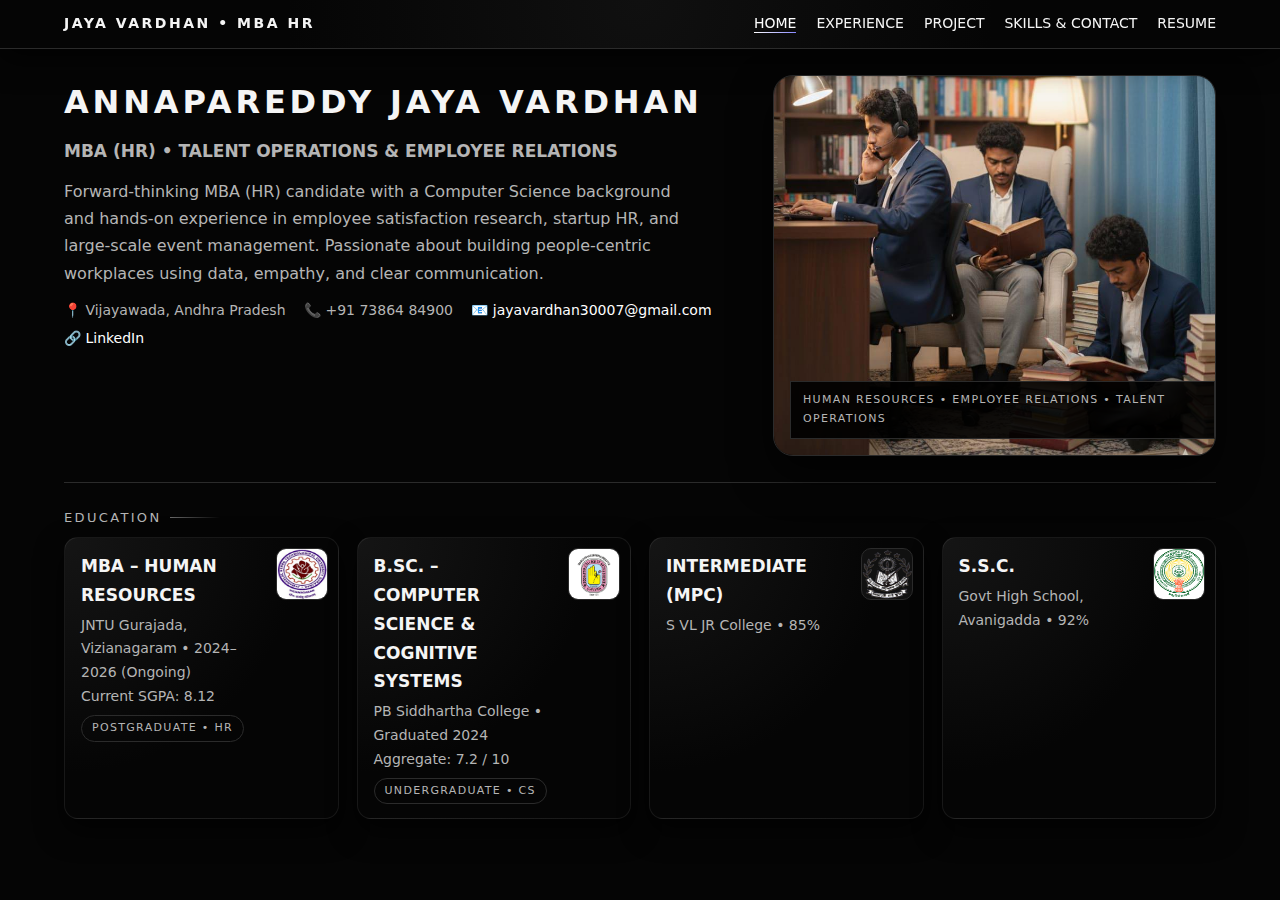
<file: index.html>
<!DOCTYPE html>
<html lang="en">

<head>
    <meta charset="UTF-8">
    <title>Jaya Vardhan | MBA HR Portfolio</title>
    <meta name="viewport" content="width=device-width, initial-scale=1">
    <link rel="stylesheet" href="css/style.css">
</head>

<body>
    <header>
        <div class="nav-shell">
            <div class="logo">JAYA VARDHAN • MBA HR</div>
            <nav>
                <ul>
                    <li><a href="index.html" class="active">Home</a></li>
                    <li><a href="experience.html">Experience</a></li>
                    <li><a href="project.html">Project</a></li>
                    <li><a href="contact.html">Skills &amp; Contact</a></li>
                    <li><a href="resume.html">Resume</a></li>
                </ul>
            </nav>
        </div>
    </header>

    <main>
        <!-- HERO -->
        <section class="hero">
            <div class="hero-text">
                <h1>ANNAPAREDDY JAYA VARDHAN</h1>
                <h2>MBA (HR) • Talent Operations &amp; Employee Relations</h2>
                <p>
                    Forward-thinking MBA (HR) candidate with a Computer Science background and hands-on experience in
                    employee satisfaction research, startup HR, and large-scale event management. Passionate about
                    building people-centric workplaces using data, empathy, and clear communication.
                </p>
                <div class="hero-meta">
                    <span>📍 Vijayawada, Andhra Pradesh</span>
                    <span>📞 +91 73864 84900</span>
                    <span>📧 <a href="mailto:jayavardhan30007@gmail.com">jayavardhan30007@gmail.com</a></span>
                    <span>🔗 <a href="https://linkedin.com/in/jayavardhan9" target="_blank">LinkedIn</a></span>
                </div>
            </div>
            <div class="hero-image-wrapper">
                <img src="assets/hero.jpg" alt="HR collaboration and people at work">
                <div class="hero-badge">HUMAN RESOURCES • EMPLOYEE RELATIONS • TALENT OPERATIONS</div>
            </div>
        </section>

        <!-- EDUCATION -->
        <section>
            <div class="section-title">Education</div>
            <div class="grid-auto">
                <div class="card" style="position:relative;">
                    <div class="edu-logo-corner">
                        <img src="assets/logos/jntu-logo.png" alt="JNTU Gurajada logo">
                    </div>
                    <div class="edu-degree">MBA – Human Resources</div>
                    <div class="edu-meta">JNTU Gurajada, Vizianagaram • 2024–2026 (Ongoing)</div>
                    <div class="edu-meta">Current SGPA: 8.12</div>
                    <div class="edu-badge">Postgraduate • HR</div>
                </div>

                <div class="card" style="position:relative;">
                    <div class="edu-logo-corner">
                        <img src="assets/logos/pb-siddhartha-logo.png" alt="PB Siddhartha College logo">
                    </div>
                    <div class="edu-degree">B.Sc. – Computer Science &amp; Cognitive Systems</div>
                    <div class="edu-meta">PB Siddhartha College • Graduated 2024</div>
                    <div class="edu-meta">Aggregate: 7.2 / 10</div>
                    <div class="edu-badge">Undergraduate • CS</div>
                </div>

                <div class="card" style="position:relative;">
                    <div class="edu-logo-corner">
                        <img src="assets/logos/svl-jr-logo.png" alt="S VL JR College logo">
                    </div>
                    <div class="edu-degree">Intermediate (MPC)</div>
                    <div class="edu-meta">S VL JR College • 85%</div>
                </div>

                <div class="card" style="position:relative;">
                    <div class="edu-logo-corner">
                        <img src="assets/logos/govt-hs-avanigadda-logo.png" alt="Govt High School Avanigadda logo">
                    </div>
                    <div class="edu-degree">S.S.C.</div>
                    <div class="edu-meta">Govt High School, Avanigadda • 92%</div>
                </div>
            </div>
        </section>
    </main>
</body>

</html>
</file>
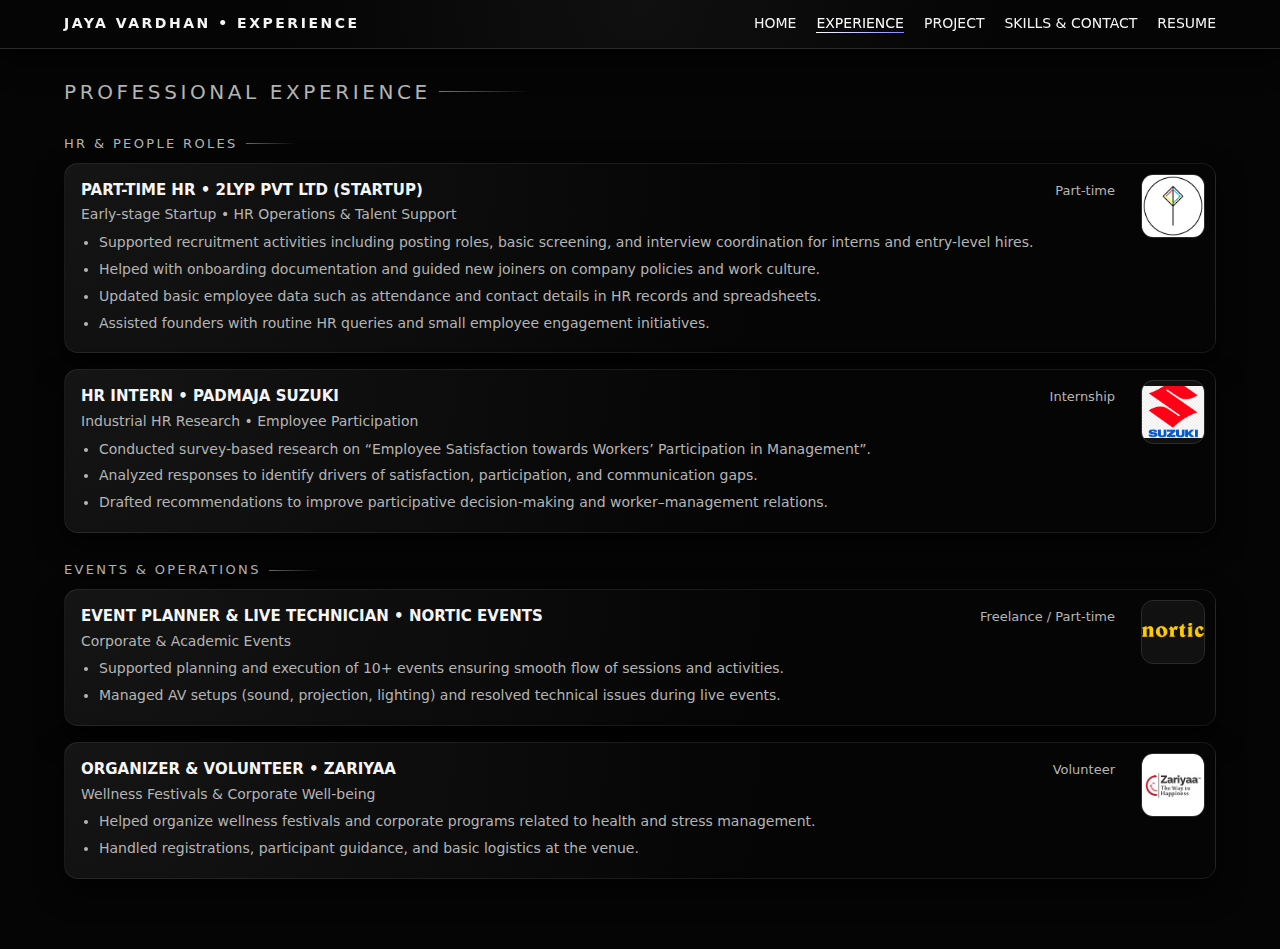
<file: experience.html>
<!DOCTYPE html>
<html lang="en">

<head>
    <meta charset="UTF-8">
    <title>Experience | Jaya Vardhan</title>
    <meta name="viewport" content="width=device-width, initial-scale=1">
    <link rel="stylesheet" href="css/style.css">
    <style>
        /* Corner logo that always shows full image inside */
        .exp-logo-corner {
            position: absolute;
            top: 10px;
            right: 10px;
            width: 64px;
            height: 64px;
            border-radius: 12px;
            overflow: hidden;
            border: 1px solid var(--border-soft);
            background: #111;
            /* background shows if image doesn't fill */
            display: flex;
            align-items: center;
            justify-content: center;
        }

        .exp-logo-corner img {
            width: 100%;
            height: 100%;
            object-fit: contain;
            /* full logo visible, no cropping */
            display: block;
        }

        /* Extra padding so text never collides with logo area */
        .card.item.exp-card {
            position: relative;
            padding-right: 100px;
            /* reserve space for 64px logo + gap */
        }

        /* On very small screens, reduce size so layout stays clean */
        @media (max-width: 600px) {
            .card.item.exp-card {
                padding-right: 20px;
            }

            .exp-logo-corner {
                width: 52px;
                height: 52px;
            }
        }
    </style>
</head>

<body>
    <header>
        <div class="nav-shell">
            <div class="logo">JAYA VARDHAN • EXPERIENCE</div>
            <nav>
                <ul>
                    <li><a href="index.html">Home</a></li>
                    <li><a href="experience.html" class="active">Experience</a></li>
                    <li><a href="project.html">Project</a></li>
                    <li><a href="contact.html">Skills &amp; Contact</a></li>
                    <li><a href="resume.html">Resume</a></li>
                </ul>
            </nav>
        </div>
    </header>

    <main>
        <div class="page-title">Professional Experience</div>

        <div class="section-block">
            <div class="section-title">HR &amp; People Roles</div>

            <!-- 2LYP -->
            <div class="card item exp-card">
                <div class="exp-logo-corner">
                    <img src="assets/logos/2lyp-logo.png" alt="2LYP Pvt Ltd logo">
                </div>
                <div class="item-header">
                    <div>
                        <div class="item-title">Part-time HR • 2LYP Pvt Ltd (Startup)</div>
                        <div class="item-sub">Early-stage Startup • HR Operations &amp; Talent Support</div>
                    </div>
                    <div class="item-meta">Part-time</div>
                </div>
                <ul>
                    <li>Supported recruitment activities including posting roles, basic screening, and interview
                        coordination for interns and entry-level hires.</li>
                    <li>Helped with onboarding documentation and guided new joiners on company policies and work
                        culture.</li>
                    <li>Updated basic employee data such as attendance and contact details in HR records and
                        spreadsheets.</li>
                    <li>Assisted founders with routine HR queries and small employee engagement initiatives.</li>
                </ul>
            </div>

            <!-- PADMAJA SUZUKI -->
            <div class="card item exp-card">
                <div class="exp-logo-corner">
                    <img src="assets/logos/padmaja-suzuki-logo.png" alt="Padmaja Suzuki logo">
                </div>
                <div class="item-header">
                    <div>
                        <div class="item-title">HR Intern • Padmaja Suzuki</div>
                        <div class="item-sub">Industrial HR Research • Employee Participation</div>
                    </div>
                    <div class="item-meta">Internship</div>
                </div>
                <ul>
                    <li>Conducted survey-based research on “Employee Satisfaction towards Workers’ Participation in
                        Management”.</li>
                    <li>Analyzed responses to identify drivers of satisfaction, participation, and communication gaps.
                    </li>
                    <li>Drafted recommendations to improve participative decision-making and worker–management
                        relations.</li>
                </ul>
            </div>
        </div>

        <div class="section-block">
            <div class="section-title">Events &amp; Operations</div>

            <!-- NORTIC EVENTS -->
            <div class="card item exp-card">
                <div class="exp-logo-corner">
                    <img src="assets/logos/nortic-events-logo.png" alt="Nortic Events logo">
                </div>
                <div class="item-header">
                    <div>
                        <div class="item-title">Event Planner &amp; Live Technician • Nortic Events</div>
                        <div class="item-sub">Corporate &amp; Academic Events</div>
                    </div>
                    <div class="item-meta">Freelance / Part-time</div>
                </div>
                <ul>
                    <li>Supported planning and execution of 10+ events ensuring smooth flow of sessions and activities.
                    </li>
                    <li>Managed AV setups (sound, projection, lighting) and resolved technical issues during live
                        events.</li>
                </ul>
            </div>

            <!-- ZARIYAA -->
            <div class="card item exp-card">
                <div class="exp-logo-corner">
                    <img src="assets/logos/zariyaa-logo.png" alt="Zariyaa logo">
                </div>
                <div class="item-header">
                    <div>
                        <div class="item-title">Organizer &amp; Volunteer • Zariyaa</div>
                        <div class="item-sub">Wellness Festivals &amp; Corporate Well-being</div>
                    </div>
                    <div class="item-meta">Volunteer</div>
                </div>
                <ul>
                    <li>Helped organize wellness festivals and corporate programs related to health and stress
                        management.</li>
                    <li>Handled registrations, participant guidance, and basic logistics at the venue.</li>
                </ul>
            </div>
        </div>
    </main>
</body>

</html>
</file>
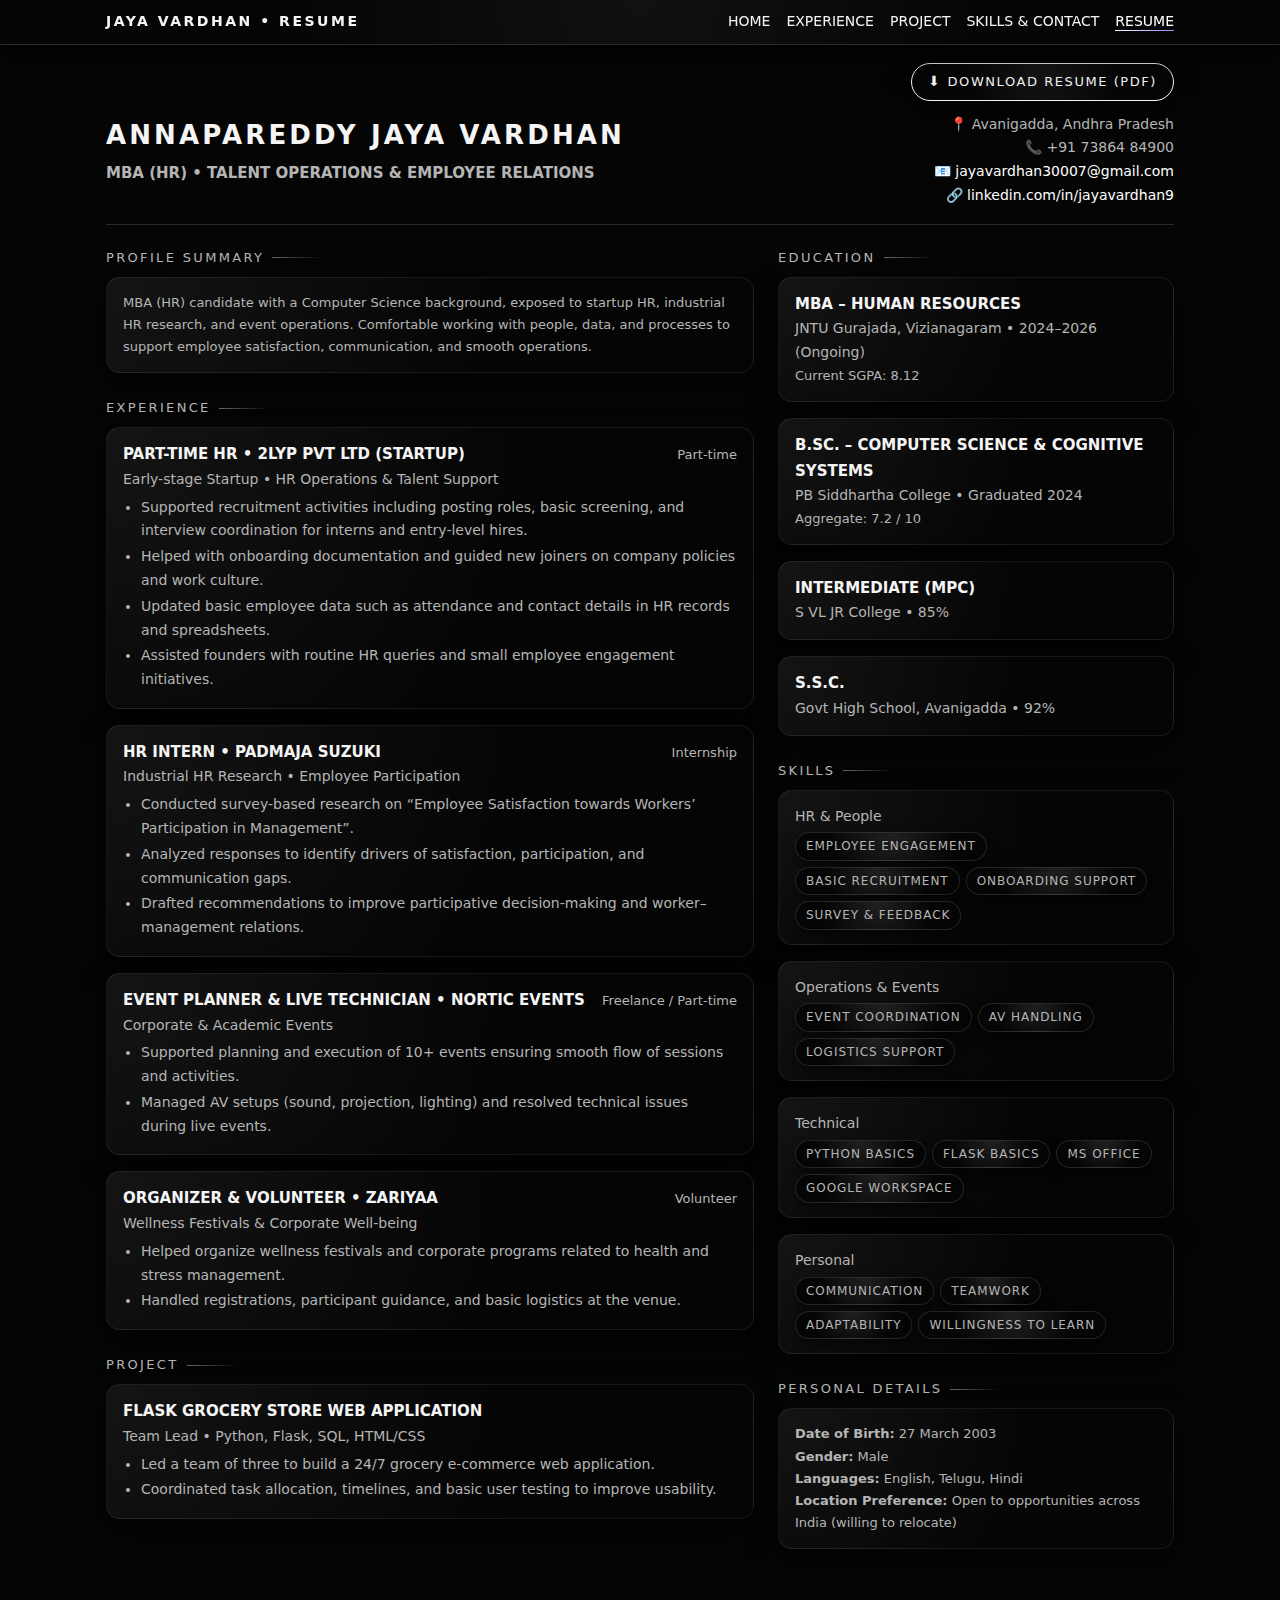
<file: resume.html>
<!DOCTYPE html>
<html lang="en">

<head>
    <meta charset="UTF-8">
    <title>Resume | Jaya Vardhan</title>
    <meta name="viewport" content="width=device-width, initial-scale=1">

    <style>
        :root {
            --bg-dark: #050505;
            --text-main: #f5f5f5;
            --text-muted: #b5b5b5;
            --accent: #ffffff;
            --border-soft: #2b2b2b;
        }

        * {
            box-sizing: border-box;
            margin: 0;
            padding: 0;
        }

        body {
            font-family: system-ui, -apple-system, BlinkMacSystemFont, "Segoe UI", Arial, sans-serif;
            background: var(--bg-dark);
            color: var(--text-main);
            line-height: 1.7;
            font-size: 16px;
        }

        a {
            color: var(--accent);
            text-decoration: none;
        }

        a:hover {
            text-decoration: underline;
        }

        header {
            border-bottom: 1px solid var(--border-soft);
            position: sticky;
            top: 0;
            z-index: 999;
            backdrop-filter: blur(12px);
            background: radial-gradient(circle at top, #111111 0, #050505 55%);
            box-shadow: 0 10px 30px rgba(0, 0, 0, 0.7);
        }

        .nav-container {
            max-width: 1100px;
            margin: 0 auto;
            padding: 10px 16px;
            display: flex;
            align-items: center;
            justify-content: space-between;
            gap: 12px;
            flex-wrap: wrap;
        }

        .logo {
            font-weight: 700;
            letter-spacing: 0.18em;
            font-size: 14px;
            text-transform: uppercase;
        }

        nav ul {
            list-style: none;
            display: flex;
            gap: 16px;
            flex-wrap: wrap;
            font-size: 14px;
            text-transform: uppercase;
        }

        nav a {
            position: relative;
            padding-bottom: 2px;
            color: var(--text-main);
        }

        nav a::after {
            content: "";
            position: absolute;
            left: 0;
            bottom: 0;
            height: 1px;
            width: 0;
            background: linear-gradient(90deg, #ffffff, #8888ff);
            transition: width 0.25s ease;
        }

        nav a:hover::after {
            width: 100%;
        }

        nav a.active {
            color: #ffffff;
        }

        nav a.active::after {
            width: 100%;
        }

        main {
            max-width: 1100px;
            margin: 0 auto;
            padding: 18px 16px 32px;
        }

        .download-bar {
            display: flex;
            justify-content: flex-end;
            margin-bottom: 12px;
        }

        .download-link {
            border-radius: 999px;
            border: 1px solid var(--text-main);
            padding: 6px 16px;
            font-size: 13px;
            text-transform: uppercase;
            letter-spacing: 0.12em;
            color: var(--text-main);
            display: inline-flex;
            align-items: center;
            gap: 6px;
            background: radial-gradient(circle at top, #171717 0, #050505 60%);
            box-shadow: 0 10px 24px rgba(0, 0, 0, 0.8);
            transition: transform 0.18s ease, box-shadow 0.18s ease, border-color 0.18s ease;
        }

        .download-link span.icon {
            font-size: 14px;
            transition: transform 0.18s ease;
        }

        .download-link:hover {
            text-decoration: none;
            border-color: rgba(255, 255, 255, 0.7);
            transform: translateY(-1px);
            box-shadow: 0 16px 34px rgba(0, 0, 0, 0.9);
        }

        .download-link:hover span.icon {
            transform: translateY(1px);
        }

        .resume-header {
            display: flex;
            justify-content: space-between;
            align-items: flex-start;
            gap: 16px;
            padding-bottom: 16px;
            border-bottom: 1px solid var(--border-soft);
            margin-bottom: 18px;
        }

        .name-block h1 {
            font-size: 26px;
            letter-spacing: 0.12em;
            text-transform: uppercase;
            margin-bottom: 4px;
        }

        .name-block h2 {
            font-size: 15px;
            text-transform: uppercase;
            color: var(--text-muted);
        }

        .contact-block {
            font-size: 14px;
            color: var(--text-muted);
            text-align: right;
        }

        .contact-block div {
            white-space: nowrap;
        }

        .two-column {
            display: grid;
            grid-template-columns: 1.8fr 1.1fr;
            gap: 24px;
        }

        .section-title {
            font-size: 13px;
            text-transform: uppercase;
            letter-spacing: 0.18em;
            color: var(--text-muted);
            margin-bottom: 8px;
            display: inline-flex;
            align-items: center;
            gap: 8px;
        }

        .section-title::after {
            content: "";
            height: 1px;
            width: 50px;
            background: linear-gradient(90deg, #ffffff, transparent);
            opacity: 0.4;
        }

        .section-block {
            margin-bottom: 20px;
        }

        .card {
            border-radius: 14px;
            border: 1px solid rgba(255, 255, 255, 0.08);
            background: radial-gradient(circle at top left, #141414 0, #050505 60%);
            padding: 14px 16px;
            box-shadow: 0 12px 28px rgba(0, 0, 0, 0.7);
            margin-bottom: 16px;
            transition: transform 0.18s ease, box-shadow 0.18s ease, border-color 0.18s ease;
        }

        .card:hover {
            transform: translateY(-2px);
            box-shadow: 0 18px 40px rgba(0, 0, 0, 0.85);
            border-color: rgba(255, 255, 255, 0.18);
        }

        .item-header {
            display: flex;
            justify-content: space-between;
            gap: 8px;
            align-items: baseline;
        }

        .item-title {
            font-size: 15px;
            font-weight: 600;
            text-transform: uppercase;
        }

        .item-sub {
            font-size: 14px;
            color: var(--text-muted);
        }

        .item-meta {
            font-size: 13px;
            color: var(--text-muted);
        }

        .item ul {
            margin-top: 4px;
            padding-left: 18px;
            font-size: 14px;
            color: var(--text-muted);
        }

        .item ul li {
            margin-bottom: 2px;
        }

        .tag-list {
            display: flex;
            flex-wrap: wrap;
            gap: 6px;
            margin-top: 4px;
        }

        .tag {
            border-radius: 999px;
            border: 1px solid rgba(255, 255, 255, 0.12);
            padding: 3px 10px;
            font-size: 12px;
            text-transform: uppercase;
            color: var(--text-muted);
            letter-spacing: 0.08em;
            background: radial-gradient(circle at top, #202020 0, #050505 65%);
            box-shadow: 0 6px 14px rgba(0, 0, 0, 0.6);
        }

        @media (max-width: 900px) {
            .two-column {
                grid-template-columns: 1fr;
            }

            .resume-header {
                flex-direction: column;
                align-items: flex-start;
            }

            .contact-block {
                text-align: left;
            }

            .contact-block div {
                white-space: normal;
            }
        }

        @media (max-width: 520px) {
            body {
                font-size: 15px;
            }

            main {
                padding: 16px 12px 24px;
            }

            .name-block h1 {
                font-size: 22px;
                letter-spacing: 0.08em;
            }

            .name-block h2 {
                font-size: 13px;
            }

            .download-link {
                width: 100%;
                justify-content: center;
            }
        }
    </style>
</head>

<body>
    <header>
        <div class="nav-container">
            <div class="logo">JAYA VARDHAN • RESUME</div>
            <nav>
                <ul>
                    <li><a href="index.html">Home</a></li>
                    <li><a href="experience.html">Experience</a></li>
                    <li><a href="project.html">Project</a></li>
                    <li><a href="contact.html">Skills &amp; Contact</a></li>
                    <li><a href="resume.html" class="active">Resume</a></li>
                </ul>
            </nav>
        </div>
    </header>

    <main>
        <!-- DOWNLOAD RESUME BUTTON -->
        <div class="download-bar">
            <a href="https://drive.google.com/file/d/1_LPDHC2g8R8zwbv98uN6rHnVmc9f03qE/view?usp=sharing"
                class="download-link" target="_blank" rel="noopener">
                <span class="icon">⬇</span>
                <span>Download Resume (PDF)</span>
            </a>
        </div>

        <!-- HEADER -->
        <div class="resume-header">
            <div class="name-block">
                <h1>ANNAPAREDDY JAYA VARDHAN</h1>
                <h2>MBA (HR) • Talent Operations &amp; Employee Relations</h2>
            </div>
            <div class="contact-block">
                <div>📍 Avanigadda, Andhra Pradesh</div>
                <div>📞 +91 73864 84900</div>
                <div>📧 <a href="mailto:jayavardhan30007@gmail.com">jayavardhan30007@gmail.com</a></div>
                <div>🔗 <a href="https://linkedin.com/in/jayavardhan9" target="_blank" rel="noopener">
                        linkedin.com/in/jayavardhan9</a></div>
            </div>
        </div>

        <div class="two-column">
            <!-- LEFT COLUMN -->
            <div>
                <div class="section-block">
                    <div class="section-title">Profile Summary</div>
                    <div class="card">
                        <div class="item-meta">
                            MBA (HR) candidate with a Computer Science background, exposed to startup HR, industrial HR
                            research,
                            and event operations. Comfortable working with people, data, and processes to support
                            employee
                            satisfaction, communication, and smooth operations.
                        </div>
                    </div>
                </div>

                <div class="section-block">
                    <div class="section-title">Experience</div>

                    <div class="card item">
                        <div class="item-header">
                            <div>
                                <div class="item-title">Part-time HR • 2LYP Pvt Ltd (Startup)</div>
                                <div class="item-sub">Early-stage Startup • HR Operations &amp; Talent Support</div>
                            </div>
                            <div class="item-meta">Part-time</div>
                        </div>
                        <ul>
                            <li>Supported recruitment activities including posting roles, basic screening, and interview
                                coordination for interns and entry-level hires.</li>
                            <li>Helped with onboarding documentation and guided new joiners on company policies and work
                                culture.</li>
                            <li>Updated basic employee data such as attendance and contact details in HR records and
                                spreadsheets.</li>
                            <li>Assisted founders with routine HR queries and small employee engagement initiatives.
                            </li>
                        </ul>
                    </div>

                    <div class="card item">
                        <div class="item-header">
                            <div>
                                <div class="item-title">HR Intern • Padmaja Suzuki</div>
                                <div class="item-sub">Industrial HR Research • Employee Participation</div>
                            </div>
                            <div class="item-meta">Internship</div>
                        </div>
                        <ul>
                            <li>Conducted survey-based research on “Employee Satisfaction towards Workers’ Participation
                                in Management”.</li>
                            <li>Analyzed responses to identify drivers of satisfaction, participation, and communication
                                gaps.</li>
                            <li>Drafted recommendations to improve participative decision-making and worker–management
                                relations.</li>
                        </ul>
                    </div>

                    <div class="card item">
                        <div class="item-header">
                            <div>
                                <div class="item-title">Event Planner &amp; Live Technician • Nortic Events</div>
                                <div class="item-sub">Corporate &amp; Academic Events</div>
                            </div>
                            <div class="item-meta">Freelance / Part-time</div>
                        </div>
                        <ul>
                            <li>Supported planning and execution of 10+ events ensuring smooth flow of sessions and
                                activities.</li>
                            <li>Managed AV setups (sound, projection, lighting) and resolved technical issues during
                                live events.</li>
                        </ul>
                    </div>

                    <div class="card item">
                        <div class="item-header">
                            <div>
                                <div class="item-title">Organizer &amp; Volunteer • Zariyaa</div>
                                <div class="item-sub">Wellness Festivals &amp; Corporate Well-being</div>
                            </div>
                            <div class="item-meta">Volunteer</div>
                        </div>
                        <ul>
                            <li>Helped organize wellness festivals and corporate programs related to health and stress
                                management.</li>
                            <li>Handled registrations, participant guidance, and basic logistics at the venue.</li>
                        </ul>
                    </div>
                </div>

                <div class="section-block">
                    <div class="section-title">Project</div>
                    <div class="card item">
                        <div class="item-header">
                            <div>
                                <div class="item-title">Flask Grocery Store Web Application</div>
                                <div class="item-sub">Team Lead • Python, Flask, SQL, HTML/CSS</div>
                            </div>
                        </div>
                        <ul>
                            <li>Led a team of three to build a 24/7 grocery e-commerce web application.</li>
                            <li>Coordinated task allocation, timelines, and basic user testing to improve usability.
                            </li>
                        </ul>
                    </div>
                </div>
            </div>

            <!-- RIGHT COLUMN -->
            <div>
                <div class="section-block">
                    <div class="section-title">Education</div>

                    <div class="card item">
                        <div class="item-header">
                            <div>
                                <div class="item-title">MBA – Human Resources</div>
                                <div class="item-sub">JNTU Gurajada, Vizianagaram • 2024–2026 (Ongoing)</div>
                            </div>
                        </div>
                        <div class="item-meta">Current SGPA: 8.12</div>
                    </div>

                    <div class="card item">
                        <div class="item-header">
                            <div>
                                <div class="item-title">B.Sc. – Computer Science &amp; Cognitive Systems</div>
                                <div class="item-sub">PB Siddhartha College • Graduated 2024</div>
                            </div>
                        </div>
                        <div class="item-meta">Aggregate: 7.2 / 10</div>
                    </div>

                    <div class="card item">
                        <div class="item-header">
                            <div>
                                <div class="item-title">Intermediate (MPC)</div>
                                <div class="item-sub">S VL JR College • 85%</div>
                            </div>
                        </div>
                    </div>

                    <div class="card item">
                        <div class="item-header">
                            <div>
                                <div class="item-title">S.S.C.</div>
                                <div class="item-sub">Govt High School, Avanigadda • 92%</div>
                            </div>
                        </div>
                    </div>
                </div>

                <div class="section-block">
                    <div class="section-title">Skills</div>

                    <div class="card">
                        <div class="item-sub">HR &amp; People</div>
                        <div class="tag-list">
                            <span class="tag">Employee engagement</span>
                            <span class="tag">Basic recruitment</span>
                            <span class="tag">Onboarding support</span>
                            <span class="tag">Survey &amp; feedback</span>
                        </div>
                    </div>

                    <div class="card">
                        <div class="item-sub">Operations &amp; Events</div>
                        <div class="tag-list">
                            <span class="tag">Event coordination</span>
                            <span class="tag">AV handling</span>
                            <span class="tag">Logistics support</span>
                        </div>
                    </div>

                    <div class="card">
                        <div class="item-sub">Technical</div>
                        <div class="tag-list">
                            <span class="tag">Python basics</span>
                            <span class="tag">Flask basics</span>
                            <span class="tag">MS Office</span>
                            <span class="tag">Google Workspace</span>
                        </div>
                    </div>

                    <div class="card">
                        <div class="item-sub">Personal</div>
                        <div class="tag-list">
                            <span class="tag">Communication</span>
                            <span class="tag">Teamwork</span>
                            <span class="tag">Adaptability</span>
                            <span class="tag">Willingness to learn</span>
                        </div>
                    </div>
                </div>

                <div class="section-block">
                    <div class="section-title">Personal Details</div>
                    <div class="card">
                        <div class="item-meta"><strong>Date of Birth:</strong> 27 March 2003</div>
                        <div class="item-meta"><strong>Gender:</strong> Male</div>
                        <div class="item-meta"><strong>Languages:</strong> English, Telugu, Hindi</div>
                        <div class="item-meta"><strong>Location Preference:</strong> Open to opportunities across India
                            (willing to relocate)</div>
                    </div>
                </div>
            </div>
        </div>
    </main>
</body>

</html>
</file>
<file: css/style.css>
:root {
    --bg-dark: #050505;
    --bg-elevated: radial-gradient(circle at top left, #151515 0, #050505 60%);
    --text-main: #f5f5f5;
    --text-muted: #b5b5b5;
    --accent: #ffffff;
    --border-soft: #2b2b2b;
}

/* RESET */
* {
    box-sizing: border-box;
    margin: 0;
    padding: 0;
}

body {
    font-family: system-ui, -apple-system, BlinkMacSystemFont, "Segoe UI", Arial, sans-serif;
    background: var(--bg-dark);
    color: var(--text-main);
    line-height: 1.7;
    font-size: 16px;
}

a {
    color: var(--accent);
    text-decoration: none;
}

a:hover {
    text-decoration: underline;
}

/* HEADER / NAV */
header {
    border-bottom: 1px solid var(--border-soft);
    position: sticky;
    top: 0;
    z-index: 999;
    backdrop-filter: blur(12px);
    background: radial-gradient(circle at top, #101010 0, #050505 55%);
    box-shadow: 0 10px 30px rgba(0, 0, 0, 0.7);
}

.nav-shell {
    max-width: 1200px;
    margin: 0 auto;
    padding: 12px 24px;
    display: flex;
    align-items: center;
    justify-content: space-between;
}

.logo {
    font-weight: 700;
    letter-spacing: 0.18em;
    font-size: 14px;
    text-transform: uppercase;
}

nav ul {
    list-style: none;
    display: flex;
    gap: 20px;
    font-size: 14px;
    text-transform: uppercase;
}

nav a {
    position: relative;
    padding-bottom: 2px;
    color: var(--text-main);
}

nav a::after {
    content: "";
    position: absolute;
    left: 0;
    bottom: 0;
    height: 1px;
    width: 0;
    background: linear-gradient(90deg, #ffffff, #8888ff);
    transition: width 0.25s ease;
}

nav a:hover::after {
    width: 100%;
}

nav a.active {
    color: #ffffff;
}

nav a.active::after {
    width: 100%;
}

/* PAGE SHELL */
main {
    max-width: 1200px;
    margin: 0 auto;
    padding: 26px 24px 48px;
}

/* TITLES / SECTIONS */
.page-title {
    font-size: 20px;
    letter-spacing: 0.18em;
    text-transform: uppercase;
    color: var(--text-muted);
    margin-bottom: 20px;
    display: inline-flex;
    align-items: center;
    gap: 8px;
}

.page-title::after {
    content: "";
    height: 1px;
    width: 90px;
    background: linear-gradient(90deg, #ffffff, transparent);
    opacity: 0.45;
}

.section-title {
    font-size: 13px;
    text-transform: uppercase;
    letter-spacing: 0.18em;
    color: var(--text-muted);
    margin-bottom: 8px;
    display: inline-flex;
    align-items: center;
    gap: 8px;
}

.section-title::after {
    content: "";
    height: 1px;
    width: 50px;
    background: linear-gradient(90deg, #ffffff, transparent);
    opacity: 0.4;
}

.section-block {
    margin-bottom: 22px;
}

/* CARDS */
.card {
    border-radius: 14px;
    border: 1px solid rgba(255, 255, 255, 0.08);
    background: var(--bg-elevated);
    padding: 14px 16px;
    box-shadow: 0 12px 28px rgba(0, 0, 0, 0.7);
    margin-bottom: 16px;
    transition: transform 0.18s ease, box-shadow 0.18s ease, border-color 0.18s ease;
}

.card:hover {
    transform: translateY(-2px);
    box-shadow: 0 18px 40px rgba(0, 0, 0, 0.85);
    border-color: rgba(255, 255, 255, 0.18);
}

/* TAGS / PILLS */
.tag-list {
    display: flex;
    flex-wrap: wrap;
    gap: 6px;
    margin-top: 4px;
}

.tag {
    border-radius: 999px;
    border: 1px solid rgba(255, 255, 255, 0.12);
    padding: 3px 10px;
    font-size: 12px;
    text-transform: uppercase;
    color: var(--text-muted);
    letter-spacing: 0.08em;
    background: radial-gradient(circle at top, #202020 0, #050505 65%);
    box-shadow: 0 6px 14px rgba(0, 0, 0, 0.6);
}

/* LAYOUT HELPERS */
.grid-two {
    display: grid;
    grid-template-columns: 1.7fr 1.1fr;
    gap: 24px;
}

.grid-auto {
    display: grid;
    grid-template-columns: repeat(auto-fit, minmax(260px, 1fr));
    gap: 18px;
}

@media (max-width: 900px) {
    main {
        padding: 22px 18px 40px;
    }

    .grid-two {
        grid-template-columns: 1fr;
    }
}

/* HERO */
.hero {
    display: grid;
    grid-template-columns: minmax(0, 3.2fr) minmax(0, 2.1fr);
    gap: 34px;
    padding-bottom: 26px;
    border-bottom: 1px solid var(--border-soft);
    margin-bottom: 20px;
}

.hero-text h1 {
    font-size: 32px;
    letter-spacing: 0.12em;
    text-transform: uppercase;
    margin-bottom: 8px;
}

.hero-text h2 {
    font-size: 17px;
    text-transform: uppercase;
    color: var(--text-muted);
    margin-bottom: 12px;
}

.hero-text p {
    font-size: 16px;
    color: var(--text-muted);
    max-width: 620px;
    margin-bottom: 12px;
}

.hero-meta {
    font-size: 14px;
    color: var(--text-muted);
}

.hero-meta span {
    display: inline-block;
    margin-right: 14px;
    margin-bottom: 4px;
}

.hero-image-wrapper {
    position: relative;
    overflow: hidden;
    border-radius: 20px;
    border: 1px solid var(--border-soft);
    box-shadow: 0 18px 40px rgba(0, 0, 0, 0.7);
    min-height: 280px;
    background: radial-gradient(circle at top left, #202020 0, #050505 60%);
}

.hero-image-wrapper img {
    width: 100%;
    height: auto;
    display: block;
}

.hero-badge {
    position: absolute;
    bottom: 16px;
    left: 16px;
    background: rgba(0, 0, 0, 0.9);
    border: 1px solid var(--border-soft);
    padding: 9px 12px;
    font-size: 11px;
    text-transform: uppercase;
    letter-spacing: 0.12em;
    color: var(--text-muted);
}

/* EXPERIENCE / RESUME ITEMS */
.item-header {
    display: flex;
    justify-content: space-between;
    gap: 8px;
    align-items: baseline;
}

.item-title {
    font-size: 15px;
    font-weight: 600;
    text-transform: uppercase;
}

.item-sub {
    font-size: 14px;
    color: var(--text-muted);
}

.item-meta {
    font-size: 13px;
    color: var(--text-muted);
    white-space: nowrap;
}

.item ul {
    margin-top: 4px;
    padding-left: 18px;
    font-size: 14px;
    color: var(--text-muted);
}

.item ul li {
    margin-bottom: 3px;
}

/* EDUCATION CARDS */
.edu-logo-corner {
    position: absolute;
    top: 10px;
    right: 10px;
    width: 52px;
    height: 52px;
    border-radius: 10px;
    overflow: hidden;
    border: 1px solid var(--border-soft);
    background: #111;
}

.edu-logo-corner img {
    width: 100%;
    height: 100%;
    display: block;
}

.edu-degree {
    font-size: 17px;
    font-weight: 700;
    text-transform: uppercase;
    margin-bottom: 4px;
    padding-right: 64px;
}

.edu-meta {
    font-size: 14px;
    color: var(--text-muted);
    padding-right: 64px;
}

.edu-badge {
    display: inline-block;
    border: 1px solid var(--border-soft);
    border-radius: 999px;
    padding: 3px 10px;
    font-size: 11px;
    text-transform: uppercase;
    margin-top: 6px;
    letter-spacing: 0.12em;
    color: var(--text-muted);
}

/* RESUME HEADER + DOWNLOAD */
.resume-header {
    display: flex;
    justify-content: space-between;
    align-items: flex-start;
    gap: 16px;
    padding-bottom: 16px;
    border-bottom: 1px solid var(--border-soft);
    margin-bottom: 18px;
}

.name-block h1 {
    font-size: 26px;
    letter-spacing: 0.12em;
    text-transform: uppercase;
    margin-bottom: 4px;
}

.name-block h2 {
    font-size: 15px;
    text-transform: uppercase;
    color: var(--text-muted);
}

.contact-block {
    font-size: 14px;
    color: var(--text-muted);
    text-align: right;
}

.contact-block div {
    white-space: nowrap;
}

.download-bar {
    display: flex;
    justify-content: flex-end;
    margin-bottom: 12px;
}

.download-link {
    border-radius: 999px;
    border: 1px solid var(--text-main);
    padding: 6px 16px;
    font-size: 13px;
    text-transform: uppercase;
    letter-spacing: 0.12em;
    color: var(--text-main);
    display: inline-flex;
    align-items: center;
    gap: 6px;
    background: radial-gradient(circle at top, #171717 0, #050505 60%);
    box-shadow: 0 10px 24px rgba(0, 0, 0, 0.8);
    transition: transform 0.18s ease, box-shadow 0.18s ease, border-color 0.18s ease;
}

.download-link span.icon {
    font-size: 14px;
    transition: transform 0.18s ease;
}

.download-link:hover {
    text-decoration: none;
    border-color: rgba(255, 255, 255, 0.7);
    transform: translateY(-1px);
    box-shadow: 0 16px 34px rgba(0, 0, 0, 0.9);
}

.download-link:hover span.icon {
    transform: translateY(1px);
}

/* RESPONSIVE */
@media (max-width: 900px) {
    .hero {
        grid-template-columns: 1fr;
    }

    .resume-header {
        flex-direction: column;
        align-items: flex-start;
    }

    .contact-block {
        text-align: left;
    }
}
</file>
